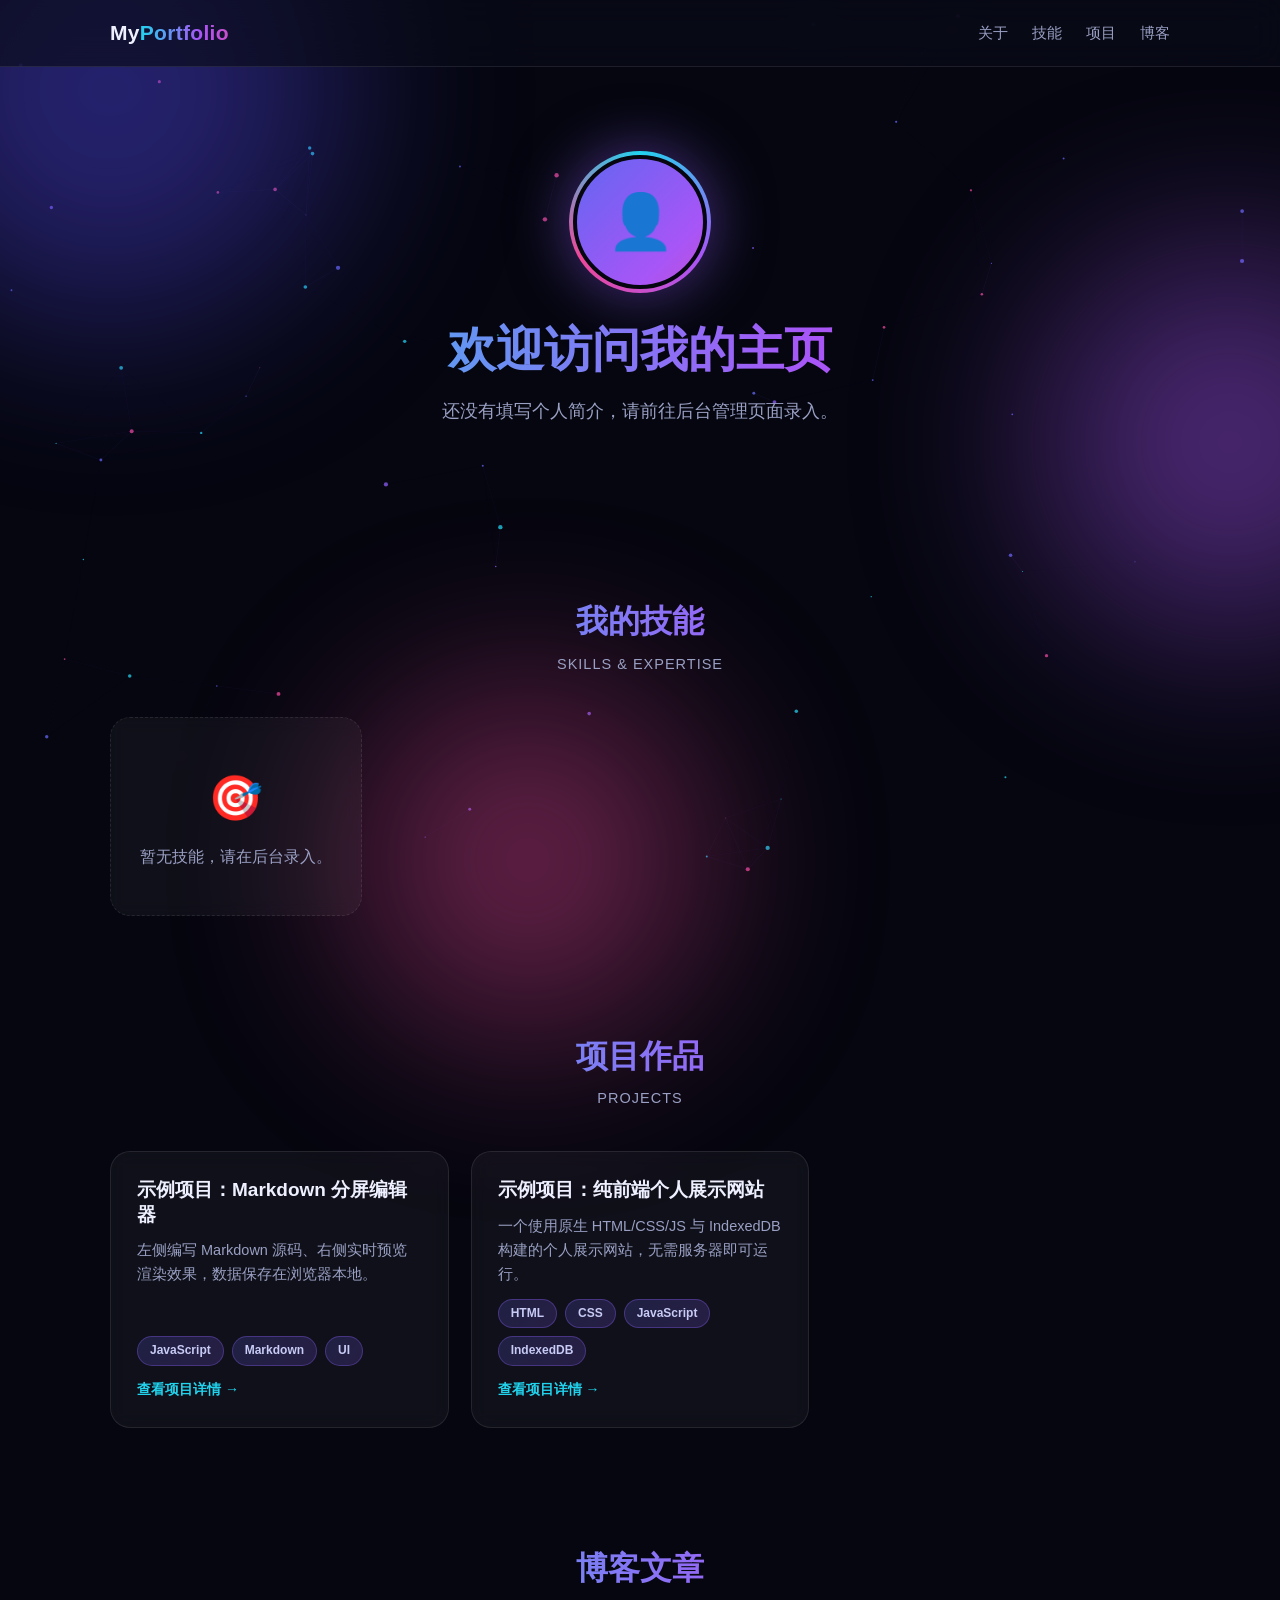
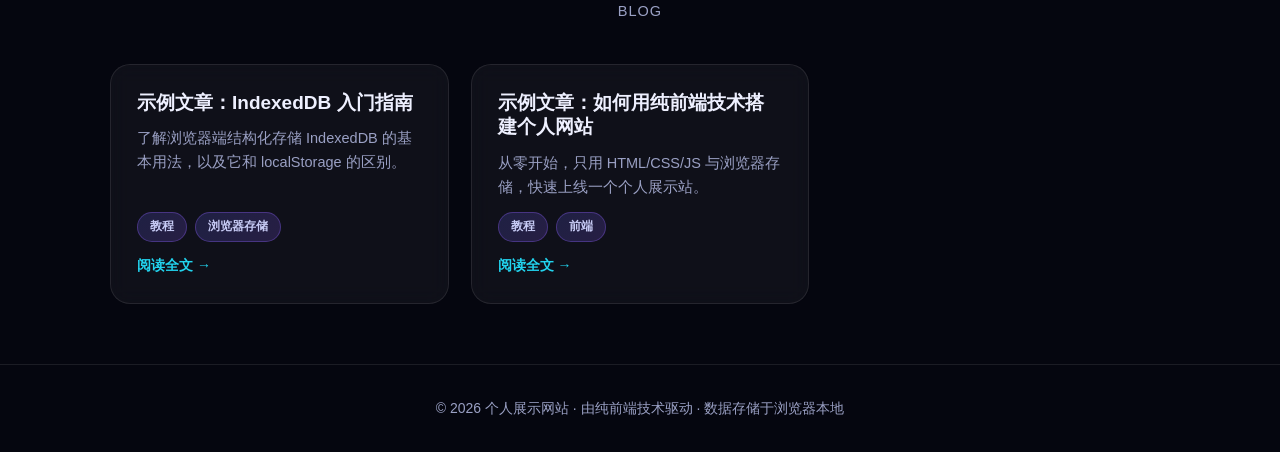
<file: docs/index.html>
<!DOCTYPE html>
<html lang="zh-CN">
<head>
  <meta charset="UTF-8" />
  <meta name="viewport" content="width=device-width, initial-scale=1.0" />
  <meta name="description" content="个人展示网站 - 展示头像、简介、技能、项目与博客" />
  <title>个人展示网站</title>
  <link rel="stylesheet" href="style.css" />
</head>
<body>
  <!-- 背景装饰 -->
  <canvas class="bg-canvas" id="bg-canvas"></canvas>
  <div class="bg-glow glow-1"></div>
  <div class="bg-glow glow-2"></div>
  <div class="bg-glow glow-3"></div>

  <!-- 顶部导航 -->
  <header class="site-header">
    <div class="container">
      <a class="brand" href="#">My<span>Portfolio</span></a>
      <nav class="nav-links">
        <a href="#about">关于</a>
        <a href="#skills">技能</a>
        <a href="#projects">项目</a>
        <a href="#blog">博客</a>
      </nav>
    </div>
  </header>

  <main>
    <!-- Hero：头像 / 姓名 / 简介 / 联系方式 / 简历下载 -->
    <section id="about" class="hero">
      <div class="container">
        <div class="hero-avatar" id="hero-avatar"></div>
        <h1 id="hero-name" class="gradient-text">欢迎访问我的主页</h1>
        <p class="bio" id="hero-bio"></p>
        <div class="hero-meta" id="hero-meta"></div>
        <a class="btn" id="resume-btn" href="#" download style="display:none;">
          <svg width="16" height="16" viewBox="0 0 24 24" fill="none" stroke="currentColor" stroke-width="2"><path d="M12 3v12m0 0l-4-4m4 4l4-4M4 21h16"/></svg>
          下载简历 PDF
        </a>
      </div>
    </section>

    <!-- 技能 -->
    <section id="skills" class="section">
      <div class="container">
        <div class="section-head">
          <h2 class="gradient-text">我的技能</h2>
          <p class="sub">Skills &amp; Expertise</p>
        </div>
        <div id="skills-list" class="skills-grid"></div>
      </div>
    </section>

    <!-- 项目 -->
    <section id="projects" class="section">
      <div class="container">
        <div class="section-head">
          <h2 class="gradient-text">项目作品</h2>
          <p class="sub">Projects</p>
        </div>
        <div id="projects-list" class="cards-grid"></div>
      </div>
    </section>

    <!-- 博客 -->
    <section id="blog" class="section">
      <div class="container">
        <div class="section-head">
          <h2 class="gradient-text">博客文章</h2>
          <p class="sub">Blog</p>
        </div>
        <div id="blog-list" class="cards-grid"></div>
      </div>
    </section>
  </main>

  <footer class="site-footer">
    <div class="container">
      <p>© <span id="footer-year"></span> 个人展示网站 · 由纯前端技术驱动 · 数据存储于浏览器本地</p>
    </div>
  </footer>

  <!-- 详情弹窗（项目 / 博客 Markdown 渲染内容） -->
  <div class="modal" id="modal">
    <div class="modal-box">
      <button class="modal-close" id="modal-close" aria-label="关闭">&times;</button>
      <h2 id="modal-title"></h2>
      <div class="modal-meta" id="modal-meta"></div>
      <div class="md-body" id="modal-body"></div>
    </div>
  </div>

  <!-- 依赖：本地打包的 Markdown 解析库与净化库 -->
  <script src="data/marked.min.js"></script>
  <script src="data/purify.min.js"></script>
  <!-- 数据层 / Markdown 封装 / 种子数据 / 前台逻辑 -->
  <script src="data/db.js"></script>
  <script src="data/markdown.js"></script>
  <script src="data/seed.js"></script>
  <script src="app.js"></script>
</body>
</html>
</file>
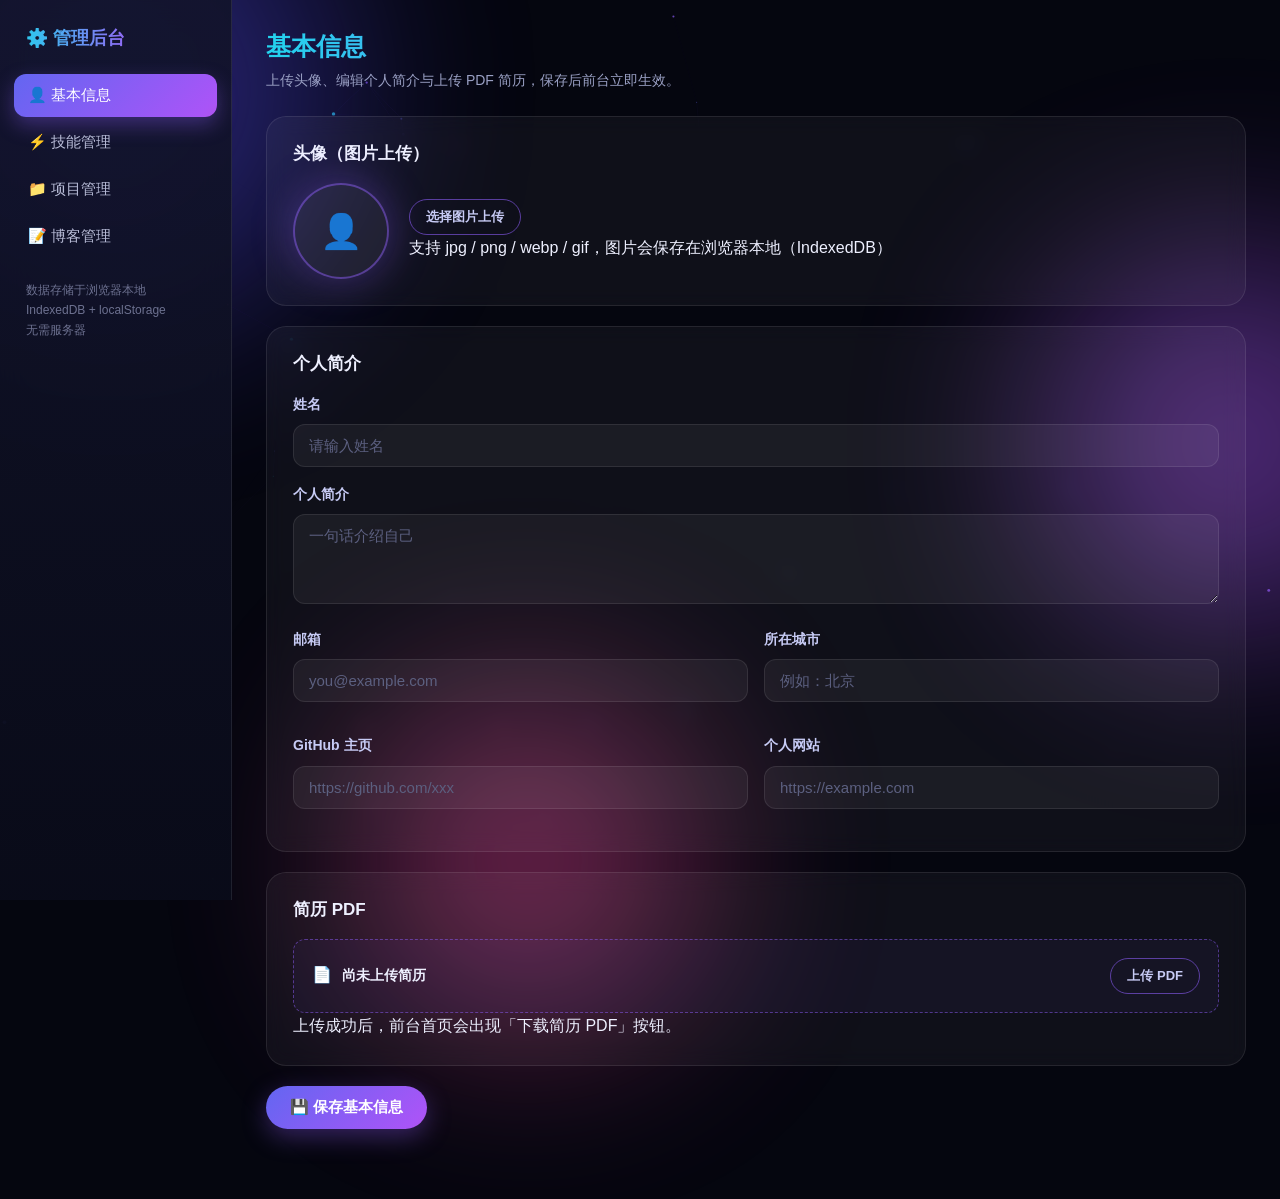
<file: docs/admin.html>
<!DOCTYPE html>
<html lang="zh-CN">
<head>
  <meta charset="UTF-8" />
  <meta name="viewport" content="width=device-width, initial-scale=1.0" />
  <meta name="robots" content="noindex" />
  <title>管理后台 - 个人展示网站</title>
  <link rel="stylesheet" href="style.css" />
</head>
<body class="admin-body">
  <!-- 背景装饰 -->
  <canvas class="bg-canvas" id="bg-canvas"></canvas>
  <div class="bg-glow glow-1"></div>
  <div class="bg-glow glow-2"></div>
  <div class="bg-glow glow-3"></div>

  <div class="admin-layout">
    <!-- 侧边导航 -->
    <aside class="admin-sidebar">
      <div class="logo">⚙️ 管理后台</div>
      <button class="nav-item active" data-panel="personal">👤 基本信息</button>
      <button class="nav-item" data-panel="skills">⚡ 技能管理</button>
      <button class="nav-item" data-panel="projects">📁 项目管理</button>
      <button class="nav-item" data-panel="blogs">📝 博客管理</button>
      <div class="footer-note">数据存储于浏览器本地<br />IndexedDB + localStorage<br />无需服务器</div>
    </aside>

    <!-- 主内容区 -->
    <main class="admin-main">
      <!-- ===== 基本信息 ===== -->
      <section class="admin-panel active" id="panel-personal">
        <div class="panel-head">
          <h1>基本信息</h1>
          <p>上传头像、编辑个人简介与上传 PDF 简历，保存后前台立即生效。</p>
        </div>

        <div class="form-card">
          <h3>头像（图片上传）</h3>
          <div class="upload-avatar">
            <div class="preview" id="avatar-preview"><div class="placeholder">👤</div></div>
            <div>
              <input type="file" id="avatar-input" accept="image/*" hidden />
              <button class="btn btn-outline btn-sm" id="avatar-upload-btn">选择图片上传</button>
              <div class="hint">支持 jpg / png / webp / gif，图片会保存在浏览器本地（IndexedDB）</div>
            </div>
          </div>
        </div>

        <div class="form-card">
          <h3>个人简介</h3>
          <div class="field"><label>姓名</label><input type="text" id="p-name" placeholder="请输入姓名" /></div>
          <div class="field"><label>个人简介</label><textarea id="p-bio" placeholder="一句话介绍自己"></textarea></div>
          <div class="form-row">
            <div class="field"><label>邮箱</label><input type="email" id="p-email" placeholder="you@example.com" /></div>
            <div class="field"><label>所在城市</label><input type="text" id="p-location" placeholder="例如：北京" /></div>
            <div class="field"><label>GitHub 主页</label><input type="url" id="p-github" placeholder="https://github.com/xxx" /></div>
            <div class="field"><label>个人网站</label><input type="url" id="p-website" placeholder="https://example.com" /></div>
          </div>
        </div>

        <div class="form-card">
          <h3>简历 PDF</h3>
          <div class="file-box">
            <div class="file-info">
              <span>📄</span>
              <span class="name" id="resume-name">尚未上传简历</span>
            </div>
            <div style="display:flex;gap:8px;">
              <input type="file" id="resume-input" accept="application/pdf" hidden />
              <button class="btn btn-outline btn-sm" id="resume-upload-btn">上传 PDF</button>
              <button class="btn btn-danger btn-sm" id="resume-remove-btn" style="display:none">删除</button>
            </div>
          </div>
          <div class="hint">上传成功后，前台首页会出现「下载简历 PDF」按钮。</div>
        </div>

        <button class="btn" id="personal-save">💾 保存基本信息</button>
      </section>

      <!-- ===== 技能管理 ===== -->
      <section class="admin-panel" id="panel-skills">
        <div class="panel-head">
          <h1>技能管理</h1>
          <p>增删改技能条目，熟练度会在前台以进度条展示。</p>
        </div>

        <div class="form-card">
          <h3>新增技能</h3>
          <div class="form-row">
            <div class="field"><label>技能名称</label><input type="text" id="skill-name" placeholder="例如：JavaScript" /></div>
            <div class="field"><label>熟练度：<span id="skill-level-val">80</span>%</label><input type="range" id="skill-level" min="0" max="100" value="80" /></div>
          </div>
          <button class="btn btn-sm" id="skill-add">➕ 添加技能</button>
        </div>

        <div id="skills-admin-list"></div>
      </section>

      <!-- ===== 项目管理 ===== -->
      <section class="admin-panel" id="panel-projects">
        <div class="panel-head">
          <h1>项目管理</h1>
          <p>新建 / 编辑 / 删除项目，正文使用 Markdown 分屏编辑器。</p>
        </div>

        <!-- 列表视图 -->
        <div id="projects-list-view">
          <button class="btn" id="project-new" style="margin-bottom:16px;">➕ 新建项目</button>
          <div id="projects-admin-list"></div>
        </div>

        <!-- 编辑器视图 -->
        <div id="project-editor" style="display:none;">
          <button class="btn btn-ghost btn-sm" data-back="projects">← 返回项目列表</button>
          <div class="form-card">
            <div class="form-row">
              <div class="field"><label>项目标题</label><input type="text" id="project-title" placeholder="项目名称" /></div>
              <div class="field"><label>项目链接（可选）</label><input type="url" id="project-link" placeholder="https://..." /></div>
            </div>
            <div class="field"><label>项目简介</label><textarea id="project-summary" placeholder="一句话概括这个项目"></textarea></div>
            <div class="field"><label>标签（逗号分隔）</label><input type="text" id="project-tags" placeholder="HTML, CSS, JavaScript" /></div>
          </div>
          <div class="form-card">
            <h3>Markdown 内容（左侧编写，右侧实时预览）</h3>
            <div class="editor-layout">
              <div class="editor-pane">
                <div class="pane-title">Markdown 源码</div>
                <textarea id="project-md" spellcheck="false" placeholder="# 项目标题&#10;&#10;在这里编写 Markdown ..."></textarea>
              </div>
              <div class="editor-pane">
                <div class="pane-title">实时预览</div>
                <div class="preview-pane md-body" id="project-md-preview"></div>
              </div>
            </div>
          </div>
          <div class="editor-actions">
            <button class="btn" id="project-save">💾 保存项目</button>
            <button class="btn btn-ghost" data-back="projects">取消</button>
          </div>
        </div>
      </section>

      <!-- ===== 博客管理 ===== -->
      <section class="admin-panel" id="panel-blogs">
        <div class="panel-head">
          <h1>博客管理</h1>
          <p>新建 / 编辑 / 删除博客文章，正文使用 Markdown 分屏编辑器。</p>
        </div>

        <div id="blogs-list-view">
          <button class="btn" id="blog-new" style="margin-bottom:16px;">➕ 新建博客</button>
          <div id="blogs-admin-list"></div>
        </div>

        <div id="blog-editor" style="display:none;">
          <button class="btn btn-ghost btn-sm" data-back="blogs">← 返回博客列表</button>
          <div class="form-card">
            <div class="field"><label>文章标题</label><input type="text" id="blog-title" placeholder="文章标题" /></div>
            <div class="field"><label>摘要</label><textarea id="blog-summary" placeholder="文章摘要"></textarea></div>
            <div class="field"><label>标签（逗号分隔）</label><input type="text" id="blog-tags" placeholder="教程, 前端" /></div>
          </div>
          <div class="form-card">
            <h3>Markdown 内容（左侧编写，右侧实时预览）</h3>
            <div class="editor-layout">
              <div class="editor-pane">
                <div class="pane-title">Markdown 源码</div>
                <textarea id="blog-md" spellcheck="false" placeholder="# 文章标题&#10;&#10;在这里编写 Markdown ..."></textarea>
              </div>
              <div class="editor-pane">
                <div class="pane-title">实时预览</div>
                <div class="preview-pane md-body" id="blog-md-preview"></div>
              </div>
            </div>
          </div>
          <div class="editor-actions">
            <button class="btn" id="blog-save">💾 保存博客</button>
            <button class="btn btn-ghost" data-back="blogs">取消</button>
          </div>
        </div>
      </section>
    </main>
  </div>

  <!-- 全局提示 -->
  <div class="toast" id="toast"></div>

  <!-- 依赖 -->
  <script src="data/marked.min.js"></script>
  <script src="data/purify.min.js"></script>
  <script src="data/db.js"></script>
  <script src="data/markdown.js"></script>
  <script src="data/seed.js"></script>
  <script src="admin.js"></script>
</body>
</html>
</file>
<file: docs/style.css>
/* =========================================================================
 * docs/style.css
 * 全局样式：炫酷深色主题（渐变 / 玻璃态 / 粒子 / 发光动效）
 * 前台个人展示页 + 后台管理页共用一套设计变量
 * ========================================================================= */

/* ---------- 设计变量 ---------- */
:root {
  --bg: #05060f;
  --bg-2: #0b0d1f;
  --surface: rgba(255, 255, 255, 0.045);
  --surface-solid: #12142a;
  --surface-2: rgba(255, 255, 255, 0.07);
  --text: #eef0ff;
  --text-muted: #9aa0c4;
  --border: rgba(255, 255, 255, 0.09);
  --primary: #6366f1;
  --primary-2: #8b5cf6;
  --accent: #ec4899;
  --cyan: #22d3ee;
  --success: #10b981;
  --danger: #f43f5e;
  --warning: #f59e0b;
  --gradient: linear-gradient(135deg, #6366f1 0%, #a855f7 50%, #ec4899 100%);
  --gradient-flow: linear-gradient(90deg, #22d3ee, #a855f7, #ec4899, #22d3ee);
  --radius: 20px;
  --radius-sm: 12px;
  --shadow: 0 20px 50px rgba(0, 0, 0, 0.45);
  --shadow-sm: 0 8px 24px rgba(0, 0, 0, 0.35);
  --glow: 0 0 40px rgba(139, 92, 246, 0.35);
  --maxw: 1100px;
  --font: -apple-system, BlinkMacSystemFont, "Segoe UI", "PingFang SC",
    "Hiragino Sans GB", "Microsoft YaHei", "Helvetica Neue", Arial, sans-serif;
  --mono: "SFMono-Regular", Consolas, "Liberation Mono", Menlo, monospace;
}

/* ---------- 基础重置 ---------- */
* { box-sizing: border-box; margin: 0; padding: 0; }

html { scroll-behavior: smooth; }

body {
  font-family: var(--font);
  background: var(--bg);
  color: var(--text);
  line-height: 1.65;
  -webkit-font-smoothing: antialiased;
  overflow-x: hidden;
  min-height: 100vh;
}

a { color: var(--cyan); text-decoration: none; }
a:hover { text-decoration: none; }
img { max-width: 100%; display: block; }

.container { max-width: var(--maxw); margin: 0 auto; padding: 0 20px; position: relative; z-index: 2; }

h1, h2, h3 { line-height: 1.3; }

/* ---------- 背景装饰 ---------- */
.bg-canvas { position: fixed; inset: 0; z-index: 0; pointer-events: none; }

.bg-glow { position: fixed; border-radius: 50%; filter: blur(100px); opacity: 0.45; z-index: 0; pointer-events: none; }
.glow-1 { width: 460px; height: 460px; background: #4f46e5; top: -140px; left: -120px; animation: float1 16s ease-in-out infinite; }
.glow-2 { width: 380px; height: 380px; background: #a855f7; top: 28%; right: -140px; animation: float2 22s ease-in-out infinite; }
.glow-3 { width: 340px; height: 340px; background: #ec4899; bottom: -130px; left: 28%; animation: float3 18s ease-in-out infinite; }

@keyframes float1 { 0%, 100% { transform: translate(0, 0) scale(1); } 50% { transform: translate(60px, 50px) scale(1.15); } }
@keyframes float2 { 0%, 100% { transform: translate(0, 0) scale(1); } 50% { transform: translate(-50px, 60px) scale(1.1); } }
@keyframes float3 { 0%, 100% { transform: translate(0, 0) scale(1); } 50% { transform: translate(40px, -60px) scale(1.2); } }

/* 渐变文字（静态） */
.gradient-text {
  background: var(--gradient-flow);
  background-size: 200% auto;
  -webkit-background-clip: text;
  background-clip: text;
  -webkit-text-fill-color: transparent;
  animation: gradientFlow 5s linear infinite;
}
@keyframes gradientFlow { to { background-position: 200% center; } }

/* 自定义滚动条 */
::-webkit-scrollbar { width: 10px; height: 10px; }
::-webkit-scrollbar-track { background: var(--bg); }
::-webkit-scrollbar-thumb { background: linear-gradient(180deg, #6366f1, #a855f7); border-radius: 999px; }
::-webkit-scrollbar-thumb:hover { background: linear-gradient(180deg, #a855f7, #ec4899); }

/* ---------- 按钮 ---------- */
.btn {
  position: relative;
  display: inline-flex;
  align-items: center;
  gap: 8px;
  padding: 12px 24px;
  border: none;
  border-radius: 999px;
  font-size: 15px;
  font-weight: 600;
  cursor: pointer;
  color: #fff;
  background: var(--gradient);
  background-size: 200% auto;
  transition: transform 0.2s ease, box-shadow 0.2s ease, background-position 0.4s ease;
  box-shadow: 0 8px 24px rgba(139, 92, 246, 0.35);
}
.btn:hover { transform: translateY(-2px); background-position: right center; box-shadow: 0 14px 34px rgba(236, 72, 153, 0.4); }
.btn:active { transform: translateY(0); }
.btn:disabled { opacity: 0.5; cursor: not-allowed; transform: none; }

.btn-outline {
  background: transparent;
  color: #c7cbf5;
  border: 1.5px solid rgba(139, 92, 246, 0.6);
  box-shadow: none;
}
.btn-outline:hover { background: rgba(139, 92, 246, 0.12); box-shadow: 0 0 24px rgba(139, 92, 246, 0.3); color: #fff; }

.btn-danger { background: linear-gradient(135deg, #f43f5e, #e11d48); }
.btn-danger:hover { box-shadow: 0 14px 30px rgba(244, 63, 94, 0.4); }

.btn-sm { padding: 8px 16px; font-size: 13px; }
.btn-ghost { background: rgba(255, 255, 255, 0.07); color: #d4d7f0; box-shadow: none; }
.btn-ghost:hover { background: rgba(255, 255, 255, 0.13); box-shadow: none; color: #fff; }

/* ---------- 前台：顶栏 ---------- */
.site-header {
  position: sticky;
  top: 0;
  z-index: 50;
  backdrop-filter: blur(16px);
  -webkit-backdrop-filter: blur(16px);
  background: rgba(10, 12, 26, 0.65);
  border-bottom: 1px solid var(--border);
}
.site-header .container {
  display: flex;
  align-items: center;
  justify-content: space-between;
  height: 66px;
}
.brand { font-size: 21px; font-weight: 800; color: var(--text); letter-spacing: 0.3px; }
.brand span {
  background: var(--gradient-flow);
  background-size: 200% auto;
  -webkit-background-clip: text;
  background-clip: text;
  -webkit-text-fill-color: transparent;
  animation: gradientFlow 4s linear infinite;
}
.nav-links { display: flex; gap: 24px; }
.nav-links a { color: var(--text-muted); font-size: 15px; font-weight: 500; transition: color 0.2s ease; }
.nav-links a:hover { color: #fff; }

/* ---------- 前台：Hero ---------- */
.hero { text-align: center; padding: 84px 20px 60px; position: relative; z-index: 2; }
.hero-avatar {
  width: 142px;
  height: 142px;
  margin: 0 auto 26px;
  border-radius: 50%;
  padding: 4px;
  background: conic-gradient(from 0deg, #22d3ee, #a855f7, #ec4899, #22d3ee);
  box-shadow: 0 0 60px rgba(139, 92, 246, 0.5);
  animation: avatarGlow 3s ease-in-out infinite;
}
.hero-avatar img { width: 100%; height: 100%; object-fit: cover; border-radius: 50%; border: 4px solid var(--bg); }
.avatar-placeholder {
  width: 100%;
  height: 100%;
  display: flex;
  align-items: center;
  justify-content: center;
  font-size: 54px;
  font-weight: 800;
  color: #fff;
  border-radius: 50%;
  border: 4px solid var(--bg);
  background: var(--gradient);
  background-size: 200% auto;
  animation: gradientFlow 3s linear infinite;
}
@keyframes avatarGlow {
  0%, 100% { box-shadow: 0 0 40px rgba(139, 92, 246, 0.45); }
  50% { box-shadow: 0 0 70px rgba(34, 211, 238, 0.6); }
}

.hero h1 { font-size: 48px; font-weight: 800; margin-bottom: 16px; }
.hero .bio { font-size: 18px; color: var(--text-muted); max-width: 660px; margin: 0 auto 24px; }
.hero-meta { display: flex; flex-wrap: wrap; gap: 14px; justify-content: center; margin-bottom: 30px; }
.hero-meta .chip {
  display: inline-flex;
  align-items: center;
  gap: 7px;
  padding: 7px 16px;
  background: var(--surface);
  border: 1px solid var(--border);
  border-radius: 999px;
  font-size: 13.5px;
  color: #d4d7f0;
  backdrop-filter: blur(8px);
  -webkit-backdrop-filter: blur(8px);
  transition: transform 0.2s ease, border-color 0.2s ease, box-shadow 0.2s ease;
}
.hero-meta .chip:hover { transform: translateY(-3px); border-color: rgba(139, 92, 246, 0.6); box-shadow: var(--glow); }
.hero-meta .chip svg { width: 15px; height: 15px; fill: var(--cyan); }

/* ---------- 前台：通用 section ---------- */
.section { padding: 60px 0; position: relative; z-index: 2; }
.section-head { text-align: center; margin-bottom: 40px; }
.section-head h2 { font-size: 32px; font-weight: 800; }
.section-head .sub { color: var(--text-muted); margin-top: 10px; font-size: 14.5px; letter-spacing: 1px; text-transform: uppercase; }

/* ---------- 前台：技能 ---------- */
.skills-grid {
  display: grid;
  grid-template-columns: repeat(auto-fill, minmax(250px, 1fr));
  gap: 18px;
}
.skill-card {
  background: var(--surface);
  border: 1px solid var(--border);
  border-radius: var(--radius);
  padding: 22px;
  backdrop-filter: blur(10px);
  -webkit-backdrop-filter: blur(10px);
  transition: transform 0.25s ease, box-shadow 0.25s ease, border-color 0.25s ease;
}
.skill-card:hover { transform: translateY(-5px); border-color: rgba(139, 92, 246, 0.55); box-shadow: var(--glow); }
.skill-card .top { display: flex; justify-content: space-between; align-items: center; margin-bottom: 12px; }
.skill-card .name { font-weight: 700; }
.skill-card .level { font-size: 13px; color: var(--cyan); font-variant-numeric: tabular-nums; font-weight: 600; }
.bar { height: 9px; border-radius: 999px; background: rgba(255, 255, 255, 0.08); overflow: hidden; }
.bar > span {
  display: block;
  height: 100%;
  border-radius: 999px;
  background: var(--gradient-flow);
  background-size: 200% auto;
  animation: gradientFlow 4s linear infinite;
  box-shadow: 0 0 12px rgba(139, 92, 246, 0.6);
  transition: width 0.8s cubic-bezier(0.22, 1, 0.36, 1);
}

/* ---------- 前台：项目 / 博客卡片 ---------- */
.cards-grid {
  display: grid;
  grid-template-columns: repeat(auto-fill, minmax(310px, 1fr));
  gap: 22px;
}
.card {
  background: var(--surface);
  border: 1px solid var(--border);
  border-radius: var(--radius);
  padding: 26px;
  cursor: pointer;
  backdrop-filter: blur(10px);
  -webkit-backdrop-filter: blur(10px);
  display: flex;
  flex-direction: column;
  gap: 12px;
  position: relative;
  overflow: hidden;
  transition: transform 0.25s ease, box-shadow 0.25s ease, border-color 0.25s ease;
}
.card::before {
  content: "";
  position: absolute;
  inset: 0;
  background: var(--gradient);
  opacity: 0;
  transition: opacity 0.3s ease;
  z-index: -1;
}
.card:hover { transform: translateY(-6px); border-color: rgba(139, 92, 246, 0.5); box-shadow: var(--shadow); }
.card:hover::before { opacity: 0.08; }
.card h3 { font-size: 19px; font-weight: 700; }
.card .summary { color: var(--text-muted); font-size: 14.5px; flex: 1; }
.card .tags { display: flex; flex-wrap: wrap; gap: 8px; }
.tag {
  font-size: 12px;
  padding: 4px 12px;
  border-radius: 999px;
  background: linear-gradient(135deg, rgba(99, 102, 241, 0.2), rgba(139, 92, 246, 0.2));
  color: #c7cbf5;
  font-weight: 600;
  border: 1px solid rgba(139, 92, 246, 0.35);
}
.card .more { font-size: 14px; font-weight: 600; color: var(--cyan); }

/* ---------- 前台：页脚 ---------- */
.site-footer {
  border-top: 1px solid var(--border);
  padding: 32px 0;
  text-align: center;
  color: var(--text-muted);
  font-size: 14px;
  position: relative;
  z-index: 2;
}

/* ---------- 弹窗 ---------- */
.modal {
  position: fixed;
  inset: 0;
  z-index: 100;
  background: rgba(4, 5, 12, 0.7);
  backdrop-filter: blur(6px);
  -webkit-backdrop-filter: blur(6px);
  display: none;
  align-items: flex-start;
  justify-content: center;
  padding: 40px 16px;
  overflow-y: auto;
}
.modal.open { display: flex; }
.modal-box {
  background: var(--surface-solid);
  border: 1px solid var(--border);
  border-radius: var(--radius);
  max-width: 780px;
  width: 100%;
  padding: 34px;
  box-shadow: var(--shadow);
  position: relative;
  animation: pop 0.25s ease;
}
@keyframes pop { from { transform: translateY(16px) scale(0.98); opacity: 0; } to { transform: none; opacity: 1; } }
.modal-close {
  position: absolute;
  top: 16px;
  right: 16px;
  width: 36px;
  height: 36px;
  border-radius: 50%;
  border: 1px solid var(--border);
  background: var(--surface-2);
  cursor: pointer;
  font-size: 20px;
  line-height: 1;
  color: var(--text-muted);
  transition: background 0.2s ease, color 0.2s ease;
}
.modal-close:hover { background: rgba(244, 63, 94, 0.2); color: #fff; }
.modal-box h2 { font-size: 25px; margin-bottom: 8px; background: var(--gradient-flow); background-size: 200% auto; -webkit-background-clip: text; background-clip: text; -webkit-text-fill-color: transparent; }
.modal-box .modal-meta { color: var(--text-muted); font-size: 13px; margin-bottom: 20px; }

/* ---------- Markdown 渲染内容 ---------- */
.md-body { font-size: 16px; color: #d6d9f0; }
.md-body h1, .md-body h2, .md-body h3, .md-body h4 { margin: 1.4em 0 0.6em; color: var(--text); }
.md-body h1 { font-size: 1.7em; padding-bottom: 0.3em; border-bottom: 1px solid var(--border); }
.md-body h2 { font-size: 1.4em; padding-bottom: 0.25em; border-bottom: 1px solid var(--border); }
.md-body h3 { font-size: 1.2em; }
.md-body p { margin: 0.8em 0; }
.md-body ul, .md-body ol { margin: 0.8em 0; padding-left: 1.6em; }
.md-body li { margin: 0.3em 0; }
.md-body blockquote {
  margin: 1em 0;
  padding: 12px 18px;
  border-left: 4px solid var(--primary-2);
  background: rgba(139, 92, 246, 0.08);
  border-radius: 0 var(--radius-sm) var(--radius-sm) 0;
  color: var(--text-muted);
}
.md-body code {
  font-family: var(--mono);
  font-size: 0.88em;
  background: rgba(255, 255, 255, 0.1);
  color: #7dd3fc;
  padding: 2px 7px;
  border-radius: 6px;
}
.md-body pre {
  background: #0a0c1c;
  border: 1px solid var(--border);
  color: #d6d9f0;
  padding: 18px;
  border-radius: var(--radius-sm);
  overflow-x: auto;
  margin: 1em 0;
}
.md-body pre code { background: transparent; color: inherit; padding: 0; font-size: 0.9em; }
.md-body img { border-radius: var(--radius-sm); margin: 0.8em 0; }
.md-body table { border-collapse: collapse; margin: 1em 0; width: 100%; }
.md-body th, .md-body td { border: 1px solid var(--border); padding: 9px 14px; text-align: left; }
.md-body th { background: rgba(255, 255, 255, 0.06); color: var(--text); }
.md-body hr { border: none; border-top: 1px solid var(--border); margin: 1.5em 0; }
.md-body a { color: var(--cyan); }

/* ---------- 空状态 ---------- */
.empty {
  text-align: center;
  padding: 44px 20px;
  color: var(--text-muted);
  background: var(--surface);
  border: 1px dashed var(--border);
  border-radius: var(--radius);
  backdrop-filter: blur(8px);
}
.empty .icon { font-size: 44px; margin-bottom: 10px; }

/* ---------- 滚动进入动画 ---------- */
.card, .skill-card, .section-head { transition: opacity 0.6s ease, transform 0.6s ease; }
body.js-anim .card, body.js-anim .skill-card, body.js-anim .section-head {
  opacity: 0;
  transform: translateY(34px);
}
body.js-anim .card.revealed, body.js-anim .skill-card.revealed, body.js-anim .section-head.revealed {
  opacity: 1;
  transform: none;
}

/* =========================================================================
 * 后台管理页样式
 * ========================================================================= */
.admin-body { background: var(--bg); }

.admin-layout { display: flex; min-height: 100vh; position: relative; z-index: 2; }

.admin-sidebar {
  width: 232px;
  flex-shrink: 0;
  background: linear-gradient(180deg, rgba(18, 20, 42, 0.9), rgba(10, 12, 26, 0.9));
  border-right: 1px solid var(--border);
  color: #fff;
  padding: 24px 14px;
  position: sticky;
  top: 0;
  height: 100vh;
  backdrop-filter: blur(16px);
}
.admin-sidebar .logo {
  font-size: 18px;
  font-weight: 800;
  padding: 0 12px 20px;
  background: var(--gradient-flow);
  background-size: 200% auto;
  -webkit-background-clip: text;
  background-clip: text;
  -webkit-text-fill-color: transparent;
  animation: gradientFlow 4s linear infinite;
}
.admin-sidebar .nav-item {
  display: flex;
  align-items: center;
  gap: 10px;
  width: 100%;
  text-align: left;
  padding: 12px 14px;
  border: none;
  border-radius: 12px;
  background: transparent;
  color: #b9bdd8;
  font-size: 15px;
  cursor: pointer;
  margin-bottom: 4px;
  transition: background 0.2s ease, color 0.2s ease, transform 0.2s ease;
}
.admin-sidebar .nav-item:hover { background: rgba(255, 255, 255, 0.08); color: #fff; transform: translateX(3px); }
.admin-sidebar .nav-item.active {
  background: var(--gradient);
  background-size: 200% auto;
  color: #fff;
  box-shadow: 0 8px 20px rgba(139, 92, 246, 0.35);
}
.admin-sidebar .footer-note { padding: 18px 12px 0; font-size: 12px; color: #6d7190; line-height: 1.7; }

.admin-main { flex: 1; padding: 30px 34px 70px; min-width: 0; }

.admin-panel { display: none; }
.admin-panel.active { display: block; animation: fadeIn 0.25s ease; }
@keyframes fadeIn { from { opacity: 0; transform: translateY(8px); } to { opacity: 1; transform: none; } }

.panel-head { margin-bottom: 24px; }
.panel-head h1 { font-size: 25px; font-weight: 800; background: var(--gradient-flow); background-size: 200% auto; -webkit-background-clip: text; background-clip: text; -webkit-text-fill-color: transparent; }
.panel-head p { color: var(--text-muted); font-size: 14px; margin-top: 6px; }

/* 表单卡片 */
.form-card {
  background: var(--surface);
  border: 1px solid var(--border);
  border-radius: var(--radius);
  padding: 26px;
  margin-bottom: 20px;
  backdrop-filter: blur(10px);
  -webkit-backdrop-filter: blur(10px);
}
.form-card h3 { font-size: 17px; margin-bottom: 18px; color: var(--text); }

.field { margin-bottom: 16px; }
.field label { display: block; font-size: 14px; font-weight: 600; margin-bottom: 8px; color: #c7cbf5; }
.field .hint { font-size: 12.5px; color: var(--text-muted); margin-top: 6px; }

input[type="text"],
input[type="email"],
input[type="url"],
input[type="number"],
textarea,
select {
  width: 100%;
  padding: 12px 15px;
  border: 1.5px solid var(--border);
  border-radius: var(--radius-sm);
  font-size: 15px;
  font-family: var(--font);
  background: rgba(255, 255, 255, 0.05);
  color: var(--text);
  transition: border-color 0.2s ease, box-shadow 0.2s ease, background 0.2s ease;
}
input::placeholder, textarea::placeholder { color: #5c6080; }
input:focus, textarea:focus, select:focus {
  outline: none;
  border-color: var(--primary-2);
  box-shadow: 0 0 0 3px rgba(139, 92, 246, 0.2), var(--glow);
  background: rgba(255, 255, 255, 0.07);
}
textarea { resize: vertical; min-height: 90px; }
input[type="range"] { width: 100%; accent-color: var(--primary-2); }

.form-row { display: grid; grid-template-columns: 1fr 1fr; gap: 16px; }
@media (max-width: 640px) { .form-row { grid-template-columns: 1fr; } }

/* 头像上传 */
.upload-avatar { display: flex; align-items: center; gap: 20px; flex-wrap: wrap; }
.upload-avatar .preview {
  width: 96px;
  height: 96px;
  border-radius: 50%;
  overflow: hidden;
  background: rgba(255, 255, 255, 0.06);
  border: 2px solid rgba(139, 92, 246, 0.5);
  flex-shrink: 0;
  box-shadow: var(--glow);
}
.upload-avatar .preview img { width: 100%; height: 100%; object-fit: cover; }
.upload-avatar .preview .placeholder {
  width: 100%; height: 100%; display: flex; align-items: center; justify-content: center;
  font-size: 34px; color: var(--text-muted);
}

/* 文件上传框 */
.file-box {
  border: 1.5px dashed rgba(139, 92, 246, 0.5);
  border-radius: var(--radius-sm);
  padding: 18px;
  display: flex;
  align-items: center;
  justify-content: space-between;
  gap: 12px;
  flex-wrap: wrap;
  background: rgba(139, 92, 246, 0.05);
}
.file-box .file-info { display: flex; align-items: center; gap: 10px; min-width: 0; }
.file-box .file-info .name { font-size: 14px; font-weight: 600; overflow: hidden; text-overflow: ellipsis; white-space: nowrap; }
.file-box .file-info .size { font-size: 12.5px; color: var(--text-muted); }

/* 技能列表 */
.skill-row {
  display: flex;
  align-items: center;
  gap: 12px;
  padding: 12px;
  border: 1px solid var(--border);
  border-radius: var(--radius-sm);
  margin-bottom: 10px;
  background: rgba(255, 255, 255, 0.04);
}
.skill-row .name { flex: 1; }
.skill-row .lv { width: 90px; }
.skill-row .lv-val { width: 42px; text-align: right; font-size: 13px; color: var(--cyan); font-variant-numeric: tabular-nums; font-weight: 600; }

/* 列表（项目 / 博客） */
.list-item {
  display: flex;
  align-items: center;
  gap: 14px;
  padding: 18px;
  border: 1px solid var(--border);
  border-radius: var(--radius-sm);
  margin-bottom: 12px;
  background: rgba(255, 255, 255, 0.04);
  transition: border-color 0.2s ease, transform 0.2s ease, box-shadow 0.2s ease;
}
.list-item:hover { border-color: rgba(139, 92, 246, 0.5); transform: translateX(4px); box-shadow: var(--glow); }
.list-item .info { flex: 1; min-width: 0; }
.list-item .title { font-weight: 700; font-size: 15.5px; }
.list-item .meta { font-size: 12.5px; color: var(--text-muted); margin-top: 3px; }
.list-item .actions { display: flex; gap: 8px; flex-shrink: 0; }

/* 空列表 */
.list-empty { text-align: center; padding: 40px; color: var(--text-muted); border: 1px dashed var(--border); border-radius: var(--radius); background: var(--surface); }

/* 编辑器布局 */
.editor-layout { display: grid; grid-template-columns: 1fr 1fr; gap: 16px; }
@media (max-width: 900px) { .editor-layout { grid-template-columns: 1fr; } }

.editor-pane { display: flex; flex-direction: column; border: 1.5px solid var(--border); border-radius: var(--radius-sm); overflow: hidden; background: rgba(255, 255, 255, 0.03); }
.editor-pane:focus-within { border-color: rgba(139, 92, 246, 0.6); box-shadow: var(--glow); }
.editor-pane .pane-title {
  padding: 10px 16px;
  font-size: 12.5px;
  font-weight: 700;
  letter-spacing: 0.5px;
  text-transform: uppercase;
  color: var(--cyan);
  background: rgba(255, 255, 255, 0.05);
  border-bottom: 1px solid var(--border);
}
.editor-pane textarea {
  border: none;
  border-radius: 0;
  min-height: 420px;
  font-family: var(--mono);
  font-size: 14px;
  line-height: 1.6;
  resize: none;
  background: transparent;
  color: var(--text);
  box-shadow: none;
}
.editor-pane textarea:focus { box-shadow: none; background: transparent; }
.preview-pane { min-height: 420px; padding: 18px; overflow-y: auto; background: rgba(10, 12, 26, 0.5); }

.editor-actions { display: flex; gap: 10px; margin-top: 16px; align-items: center; }

/* 提示条 */
.toast {
  position: fixed;
  bottom: 30px;
  left: 50%;
  transform: translateX(-50%) translateY(20px);
  background: linear-gradient(135deg, #1e2140, #2a2d52);
  color: #fff;
  padding: 13px 24px;
  border-radius: 999px;
  font-size: 14px;
  border: 1px solid var(--border);
  opacity: 0;
  pointer-events: none;
  transition: opacity 0.25s ease, transform 0.25s ease;
  z-index: 200;
  box-shadow: var(--shadow);
}
.toast.show { opacity: 1; transform: translateX(-50%) translateY(0); }
.toast.success { background: linear-gradient(135deg, #059669, #10b981); }
.toast.error { background: linear-gradient(135deg, #e11d48, #f43f5e); }

/* ---------- 移动端响应式 ---------- */
@media (max-width: 768px) {
  .hero h1 { font-size: 33px; }
  .nav-links { gap: 14px; }
  .nav-links a { font-size: 13.5px; }
  .admin-layout { flex-direction: column; }
  .admin-sidebar {
    width: 100%;
    height: auto;
    position: static;
    display: flex;
    flex-wrap: wrap;
    gap: 4px;
    padding: 12px;
    border-right: none;
    border-bottom: 1px solid var(--border);
  }
  .admin-sidebar .logo { width: 100%; padding: 4px 6px 8px; }
  .admin-sidebar .nav-item { width: auto; flex: 1 1 44%; margin-bottom: 0; }
  .admin-sidebar .footer-note { display: none; }
  .admin-main { padding: 22px 16px 50px; }
}

@media (max-width: 480px) {
  .admin-sidebar .nav-item { flex: 1 1 100%; }
  .cards-grid { grid-template-columns: 1fr; }
  .skills-grid { grid-template-columns: 1fr 1fr; }
}
</file>
